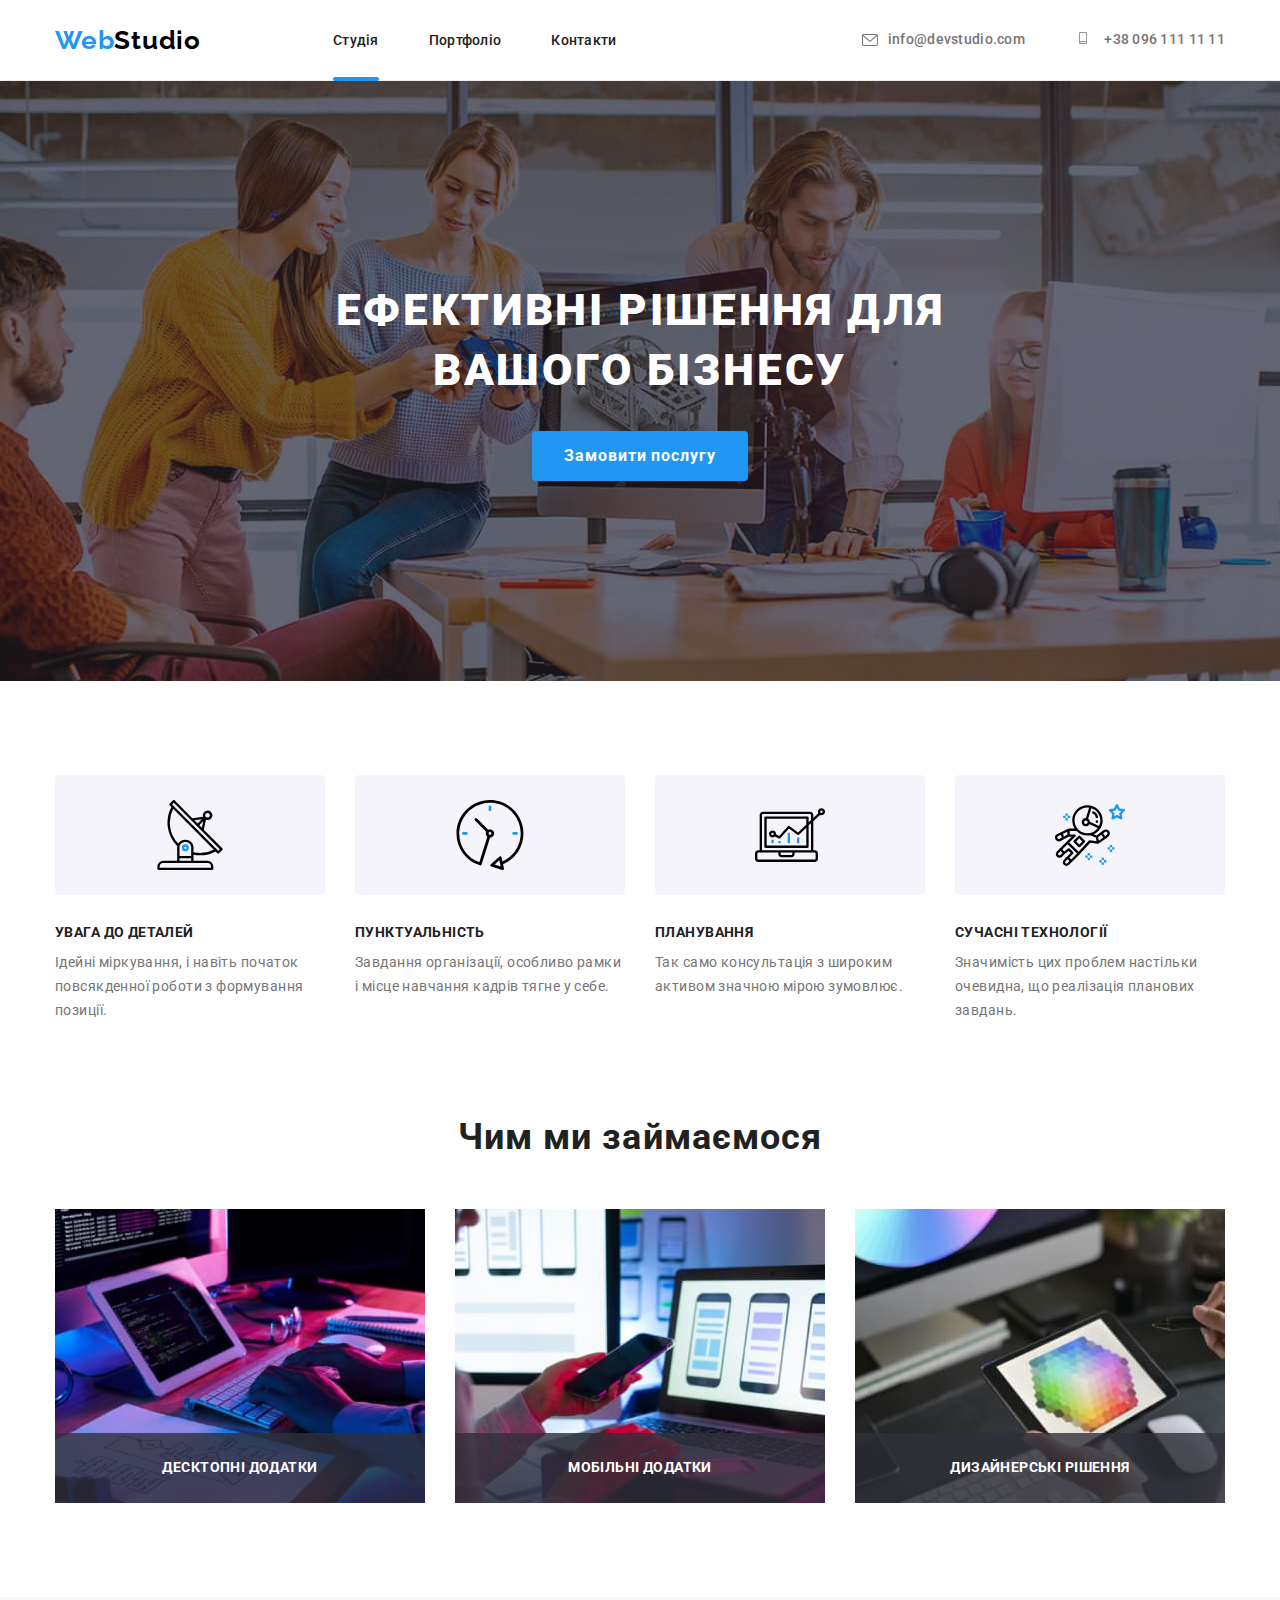
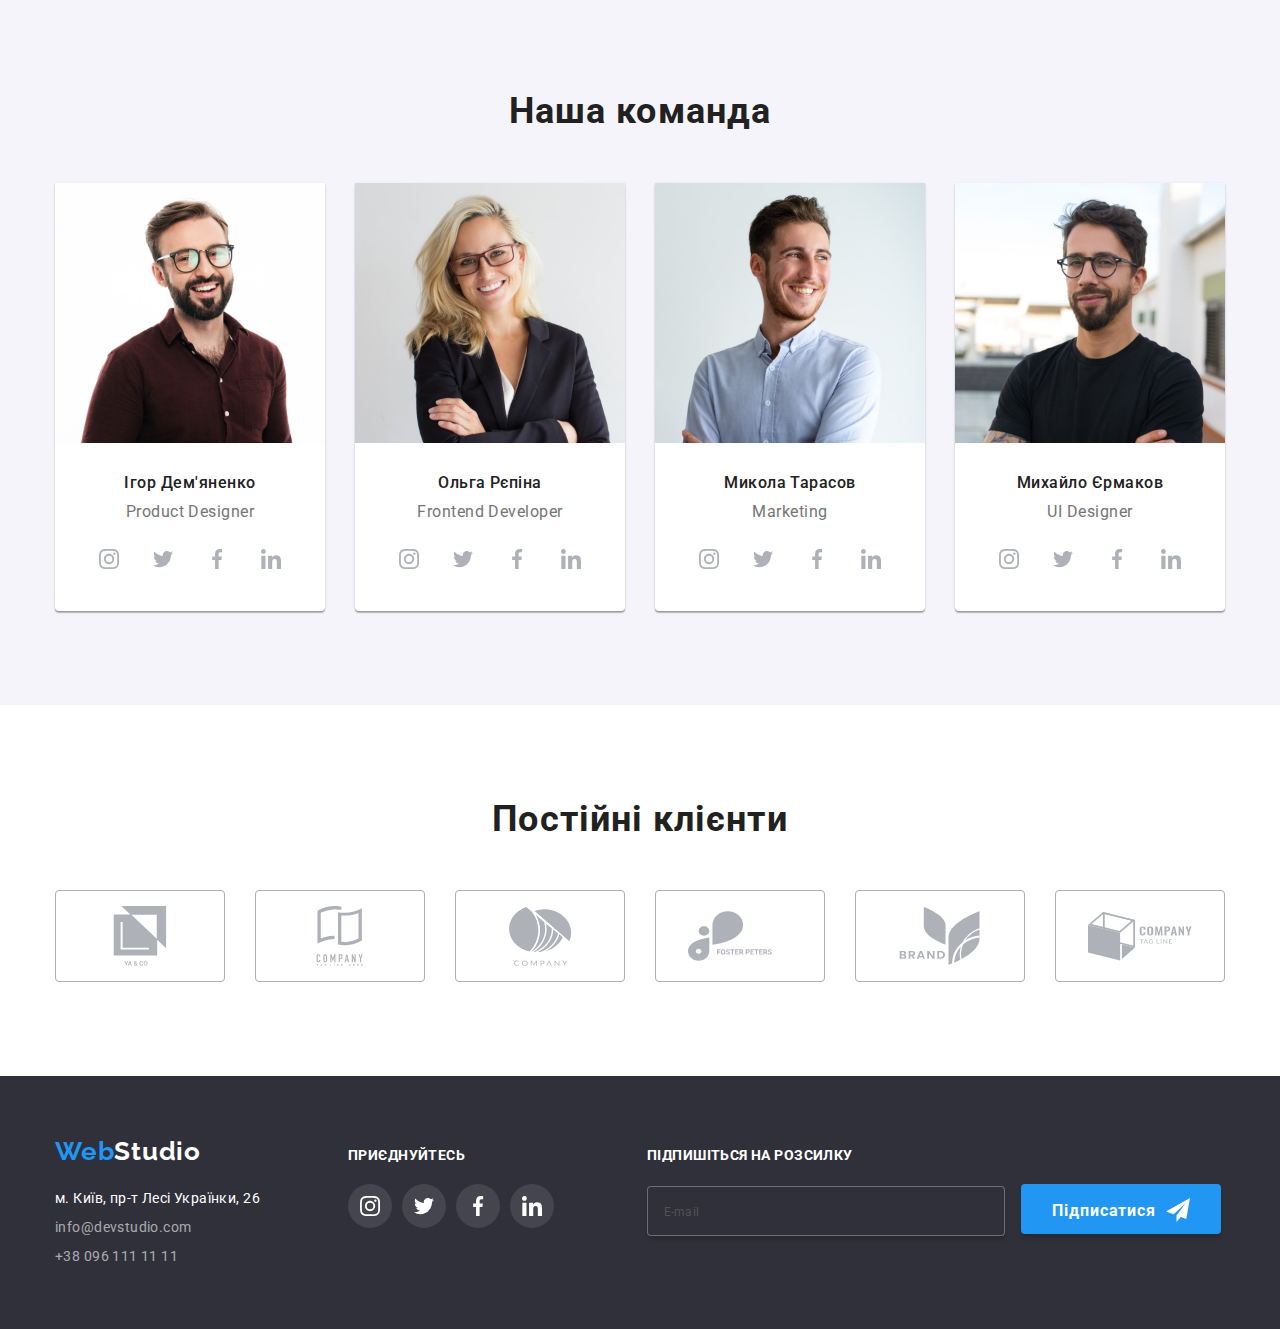
<file: index.html>
<!DOCTYPE html>
<html lang="uk">

<head>
  <meta charset="UTF-8" />
  <meta http-equiv="X-UA-Compatible" content="IE=edge" />
  <meta name="viewport" content="width=device-width, initial-scale=1.0" />
  <title lang="en">WebStudio</title>
  <link rel="preconnect" href="https://fonts.googleapis.com" />
  <link rel="preconnect" href="https://fonts.gstatic.com" crossorigin />
  <link href="https://fonts.googleapis.com/css2?family=Raleway:wght@700&family=Roboto:wght@400;500;700;900&display=swap"
    rel="stylesheet" />
  <link rel="stylesheet" href="https://cdnjs.cloudflare.com/ajax/libs/modern-normalize/1.1.0/modern-normalize.min.css"
    integrity="sha512-wpPYUAdjBVSE4KJnH1VR1HeZfpl1ub8YT/NKx4PuQ5NmX2tKuGu6U/JRp5y+Y8XG2tV+wKQpNHVUX03MfMFn9Q=="
    crossorigin="anonymous" referrerpolicy="no-referrer" />
  <!-- Customs styles -->
  <link rel="stylesheet" href="./css/main.min.css">
  <link rel="stylesheet" href="./css/style.css" />
</head>

<body>
  <header class="header">
    <div class="container main-nav">
      <a href="" lang="en" class="logo link">Web<span class="logo logo--header">Studio</span></a>
      <nav class="nav">
        <ul class="nav__list">
          <li class="nav__item">
            <a href="./index.html" class="nav__link link current">Студія</a>
          </li>
          <li class="nav__item">
            <a href="./portfolio.html" class="nav__link link">Портфоліо</a>
          </li>
          <li class="nav__item">
            <a href="" class="nav__link link">Контакти</a>
          </li>
        </ul>
      </nav>
      <a href="mailto:info@devstudio.com" class="header__mail link"><svg class="header__icon" width="16px" height="12px">,
          <use href="./images/icons.svg#icon-envelope"></use>,
        </svg>info@devstudio.com</a>
      <a href="tel:+380961111111" class="header__tel link"><svg class="header__icon" width="16px" height="12px">,
          <use href="./images/icons.svg#icon-smartphone"></use>,
        </svg> +38 096 111 11 11</a>
    </div>
  </header>
  <main>
    <!--Hero-->
      <section class="section hero">
        <div class="container">
          <h1 class="hero__title">
            Ефективні рішення для <br />
            вашого бізнесу
          </h1>
          <button type="button" class="hero__btn" data-modal-open>Замовити послугу</button>
        </div>
      </section>
    
    <!--Features-->
    <section class="section features">
      <div class="container padding-0">
        <h2 class="visually-hidden">Особливості</h2>
        <ul class="features__list">
          <li class="features__item">
            <div class="features__icon">
              <svg width="70px" height="70px">,
                <use href="./images/icons.svg#icon-antenna"></use>,
              </svg>
            </div>
            <h3 class="features__sub-title">Увага до деталей</h3>
            <p class="features__text">
              Ідейні міркування, і навіть початок повсякденної роботи з
              формування позиції.
            </p>
          </li>
          <li class="features__item">
            <div class="features__icon">
              <svg width="70px" height="70px">,
                <use href="./images/icons.svg#icon-clock"></use>,
              </svg>
            </div>
            <h3 class="features__sub-title">Пунктуальність</h3>
            <p class="features__text">
              Завдання організації, особливо рамки і місце навчання кадрів тягне
              у себе.
            </p>
          </li>
          <li class="features__item">
            <div class="features__icon">
              <svg width="70px" height="70px">,
                <use href="./images/icons.svg#icon-diagram"></use>,
              </svg>
            </div>
            <h3 class="features__sub-title">Планування</h3>
            <p class="features__text">
              Так само консультація з широким активом значною мірою зумовлює.
            </p>
          </li>
          <li class="features__item">
            <div class="features__icon">
              <svg width="70px" height="70px">,
                <use href="./images/icons.svg#icon-astronaut"></use>,
              </svg>
            </div>
            <h3 class="features__sub-title">Сучасні технології</h3>
            <p class="features__text">
              Значимість цих проблем настільки очевидна, що реалізація планових
              завдань.
            </p>
          </li>
        </ul>
      </div>
    </section>
    <!--Activity-->
    <section class="section activity">
      <div class="container">
        <h2 class="title">Чим ми займаємося</h2>
        <ul class="activity__list padding-0">
          <li class="activity__items">
            <img src="./images/box1.jpg" alt="Людина набирає текст" width="370" height="294" />
            <div class="activity__label">
            <p>Десктопні додатки</p>
            </div>
          </li>
          <li class="activity__items">
            <img src="./images/box2.jpg" alt="Людина за ноутбуком" width="370" height="294" />
            <div class="activity__label">
            <p>Мобільні додатки</p>
            </div>
          </li>
          <li class="activity__items">
            <img src="./images/box3.jpg" alt="Планшет в руці" width="370" height="294" />
            <div class="activity__label">
            <p>Дизайнерські рішення</p>
            </div>
          </li>
        </ul>
      </div>
    </section>
    <!--Team-->
    <section class="section team">
      <div class="container">
        <h2 class="title">Наша команда</h2>
        <ul class="team__list">
          <li class="team__item">
            <img src="./images/Ihor.jpg" alt="Ігор Дем'яненко" width="270" height="260" />
            <div class="team__sign">
              <h3 class="team__sub-title">Ігор Дем'яненко</h3>
              <p class="team__text" lang="en">Product Designer</p>
              <div class="social">
                <a class="social__link" target="_blank" rel="noopener nofollow noreferer" href="https://www.instagram.com
">
                  <svg class="social__ikon" width="20px" height="20px">,
                    <use href="./images/icons.svg#icon-instagram"></use>,
                  </svg>
                </a>
                <a class="social__link" target="_blank" rel="noopener nofollow noreferer" href="https://twitter.com/
">
                  <svg class="social__ikon" width="20px" height="20px">,
                    <use href="./images/icons.svg#icon-twitter"></use>,
                  </svg>
                </a>
                <a class="social__link" target="_blank" rel="noopener nofollow noreferer" href="https://uk-ua.facebook.com
">
                  <svg class="social__ikon" width="20px" height="20px">,
                    <use href="./images/icons.svg#icon-facebook"></use>,
                  </svg>
                </a>
                <a class="social__link" target="_blank" rel="noopener nofollow noreferer" href="https://ua.linkedin.com
">
                  <svg class="social__ikon" width="20px" height="20px">,
                    <use href="./images/icons.svg#icon-linkedin"></use>,
                  </svg>
                </a>
              </div>
            </div>
          </li>
          <li class="team__item">
            <img src="./images/Olha.jpg" alt="Ольга Рєпіна" width="270" height="260" />
            <div class="team__sign">
              <h3 class="team__sub-title">Ольга Рєпіна</h3>
              <p class="team__text" lang="en">Frontend Developer</p>
              <div class="social">
                <a class="social__link" target="_blank" rel="noopener nofollow noreferer" href="https://www.instagram.com
">
                  <svg class="social__ikon" width="20px" height="20px">,
                    <use href="./images/icons.svg#icon-instagram"></use>,
                  </svg>
                </a>
                <a class="social__link" target="_blank" rel="noopener nofollow noreferer" href="https://twitter.com/
">
                  <svg class="social__ikon" width="20px" height="20px">,
                    <use href="./images/icons.svg#icon-twitter"></use>,
                  </svg>
                </a>
                <a class="social__link" target="_blank" rel="noopener nofollow noreferer" href="https://uk-ua.facebook.com
">
                  <svg class="social__ikon" width="20px" height="20px">,
                    <use href="./images/icons.svg#icon-facebook"></use>,
                  </svg>
                </a>
                <a class="social__link" target="_blank" rel="noopener nofollow noreferer" href="https://ua.linkedin.com
">
                  <svg class="social__ikon" width="20px" height="20px">,
                    <use href="./images/icons.svg#icon-linkedin"></use>,
                  </svg>
                </a>
              </div>
            </div>
          </li>
          <li class="team__item">
            <img src="./images/Mykola.jpg" alt="Микола Тарасов" width="270" height="260" />
            <div class="team__sign">
              <h3 class="team__sub-title">Микола Тарасов</h3>
              <p class="team__text" lang="en">Marketing</p>
              <div class="social">
                <a class="social__link" target="_blank" rel="noopener nofollow noreferer" href="https://www.instagram.com
">
                  <svg class="social__ikon" width="20px" height="20px">,
                    <use href="./images/icons.svg#icon-instagram"></use>,
                  </svg>
                </a>
                <a class="social__link" target="_blank" rel="noopener nofollow noreferer" href="https://twitter.com/
">
                  <svg class="social__ikon" width="20px" height="20px">,
                    <use href="./images/icons.svg#icon-twitter"></use>,
                  </svg>
                </a>
                <a class="social__link" target="_blank" rel="noopener nofollow noreferer" href="https://uk-ua.facebook.com
">
                  <svg class="social__ikon" width="20px" height="20px">,
                    <use href="./images/icons.svg#icon-facebook"></use>,
                  </svg>
                </a>
                <a class="social__link" target="_blank" rel="noopener nofollow noreferer" href="https://ua.linkedin.com
">
                  <svg class="social__ikon" width="20px" height="20px">,
                    <use href="./images/icons.svg#icon-linkedin"></use>,
                  </svg>
                </a>
              </div>
            </div>
          </li>
          <li class="team__item">
            <img src="./images/Myhailo.jpg" alt="Михайло Єрмаков" width="270" height="260" />
            <div class="team__sign">
              <h3 class="team__sub-title">Михайло Єрмаков</h3>
              <p class="team__text" lang="en">UI Designer</p>
              <div class="social">
                <a class="social__link" target="_blank" rel="noopener nofollow noreferer" href="https://www.instagram.com
">
                  <svg class="social__ikon" width="20px" height="20px">,
                    <use href="./images/icons.svg#icon-instagram"></use>,
                  </svg>
                </a>
                <a class="social__link" target="_blank" rel="noopener nofollow noreferer" href="https://twitter.com/
">
                  <svg class="social__ikon" width="20px" height="20px">,
                    <use href="./images/icons.svg#icon-twitter"></use>,
                  </svg>
                </a>
                <a class="social__link" target="_blank" rel="noopener nofollow noreferer" href="https://uk-ua.facebook.com

">
                  <svg class="social__ikon" width="20px" height="20px">,
                    <use href="./images/icons.svg#icon-facebook"></use>,
                  </svg>
                </a>
                <a class="social__link" target="_blank" rel="noopener nofollow noreferer" href="https://ua.linkedin.com

">
                  <svg class="social__ikon" width="20px" height="20px">,
                    <use href="./images/icons.svg#icon-linkedin"></use>,
                  </svg>
                </a>
              </div>
            </div>
          </li>
        </ul>
      </div>
    </section>
    <!-- Clients -->
    <section class="section clients">
      <div class="container">
        <h2 class="title">Постійні клієнти</h2>
        <ul class="clients__list">
          <li class="clients__item"> <a class="clients__link" href="">
              <svg class="clients__icon" width="106px" height="60px">,
                <use href="./images/icons.svg#icon-group"></use>,
              </svg>
            </a></li>
          <li class="clients__item"> <a class="clients__link" href="">
              <svg class="clients__icon" width="106px" height="60px">,
                <use href="./images/icons.svg#icon-group-1"></use>,
              </svg>
            </a></li>
          <li class="clients__item"> <a class="clients__link" href="">
              <svg class="clients__icon" width="106px" height="60px">,
                <use href="./images/icons.svg#icon-group-2"></use>,
              </svg>
            </a></li>
          <li class="clients__item"> <a class="clients__link" href="">
              <svg class="clients__icon" width="106px" height="60px">,
                <use href="./images/icons.svg#icon-group-3"></use>,
              </svg>
            </a></li>
          <li class="clients__item"> <a class="clients__link" href="">
              <svg class="clients__icon" width="106px" height="60px">,
                <use href="./images/icons.svg#icon-group-4"></use>,
              </svg>
            </a></li>
          <li class="clients__item"> <a class="clients__link" href="">
              <svg class="clients__icon" width="106px" height="60px">,
                <use href="./images/icons.svg#icon-group-5"></use>,
              </svg>
            </a></li>
        </ul>
      </div>
    </section>
  </main>
  <!-- Footer -->
  <footer class="footer">
    <div class="container footer-item">
      <div class="footer-box">
        <a href="./index.html" lang="en" class="logo link logo--footer">Web<span
            class="logo logo--footer-text">Studio</span></a>
        <address>
          <ul class="address-list">
            <li class="address-list__item">
              <a href="https://goo.gl/maps/YgsLw4m8aRkTFSZB6" target="_blank" rel="nnoreferrer noopener nofollow"
                class="link address-list__address">м. Київ, пр-т Лесі Українки, 26
              </a>
            </li>
            <li class="address-list__item">
              <a href="mailto:info@devstudio.com" class="link address-list__contact">info@devstudio.com</a>
            </li>
            <li class="address-list__item">
              <a href="tel:+380961111111" class="link address-list__contact">+38 096 111 11 11</a>
        </address>
            </div>
      <div class="social-box">
        <p class="footer-social">приєднуйтесь</p>
          <ul class="social-list">
                <li class="social-list__item"><a class="social__link dark" target="_blank" rel="noopener nofollow noreferer" href="https://www.instagram.com
">
                  <svg class="social__ikon" width="20px" height="20px">,
                    <use href="./images/icons.svg#icon-instagram"></use>,
                  </svg>
                </a></li>
                <li class="social-list__item"><a class="social__link dark" target="_blank" rel="noopener nofollow noreferer" href="https://twitter.com/
">
                  <svg class="social__ikon" width="20px" height="20px">,
                    <use href="./images/icons.svg#icon-twitter"></use>,
                  </svg>
                </a></li>
                <li class="social-list__item"><a class="social__link dark" target="_blank" rel="noopener nofollow noreferer" href="https://uk-ua.facebook.com
">
                  <svg class="social__ikon" width="20px" height="20px">,
                    <use href="./images/icons.svg#icon-facebook"></use>,
                  </svg>
                </a></li>
                <li class="social-list__item"><a class="social__link dark" target="_blank" rel="noopener nofollow noreferer" href="https://ua.linkedin.com
">
                  <svg class="social__ikon" width="20px" height="20px">,
                    <use href="./images/icons.svg#icon-linkedin"></use>,
                  </svg>
                </a></li>
                </ul>
      </div>
      <div class="subscription">
        <p class="footer-social">Підпишіться на розсилку</p>
        <form name="subscription" autocomplete="on">
          <label name="email">
          <input type="email" name="email-field" class="subscription__input" placeholder="E-mail"/>
          </label>
          <button class="btn btn--subscription" type="submit"><span class="subscription__text">Підписатися</span><svg class="btn__subscription-ikon" width="24px" height="24px">,
                    <use href="./images/icons.svg#icon-send"></use>,
                  </svg> </button>
        </form>
      </div>
    </div>
  </footer>
  <!-- MODAL -->
  <div class="backdrop is-hidden" data-modal>
    <div class="modal">
      <button class="modal__btn-close" data-modal-close>
        <svg class="modal__icon" width="18px" height="18px">,
                <use href="./images/icons.svg#close-icon"></use>,
              </svg>
      </button>
      <p class="modal__text"><b>Залиште свої дані, ми вам передзвонимо</b></p>
      <form name="modal-form" autocomplete="on">
        <label for="user_name" class="modal__label">
          Ім'я
          <input type="text" name="name" id="user_name" class="modal__input">
          <span class="modal__box">
            <svg class="name-icon" width="18px" height="18px">,
              <use href="./images/icons.svg#name"></use>,
            </svg>
          </span>
        </label>
        <label for="user_tel" class="modal__label">
          Телефон
          <input type="tel" name="tel" id="user_tel" class="modal__input"/>
          <span class="modal__box">
          <svg class="tel-icon" width="18px" height="18px">,
              <use href="./images/icons.svg#tel"></use>,
          </svg>
          </span>
        </label>
        <label for="user_email" class="modal__label">
          Пошта
          <input type="email" name="email" id="user_email" class="modal__input"/>
          <span class="modal__box">
          <svg class="email-icon" width="18px" height="18px">,
              <use href="./images/icons.svg#email"></use>,
          </svg>
          </span>
        </label>
        <label for="user_comments" class="modal__label">Коментар</label>
        <textarea name="comments" id="user_comments" class="textarea" placeholder="Введіть текст"></textarea>
        <label for="user_accept" >
          <div class="checkbox">
          <input type="checkbox" name="" value="" id="user_accept" class="checkbox__field"/>
            <svg class="checkbox__unchecked" width="16px" height="15px">,
              <use href="./images/icons.svg#checkbox-border"></use>,
            </svg>
            <svg class="checkbox__checked" width="16px" height="15px">,
              <use href="./images/icons.svg#icon-checked"></use>,
            </svg>
          <span class="checkbox__text">Погоджуюся з розсилкою та приймаю <a href="" class="checkbox__link">Умови договору</a></span>
          </div>
        </label>
        <button type="submit" class="btn btn--modal-send">Відправити</button>
      </form>
    </div>
  </div>
  <script src="./js/modal.js"></script>
</body>

</html>
</file>
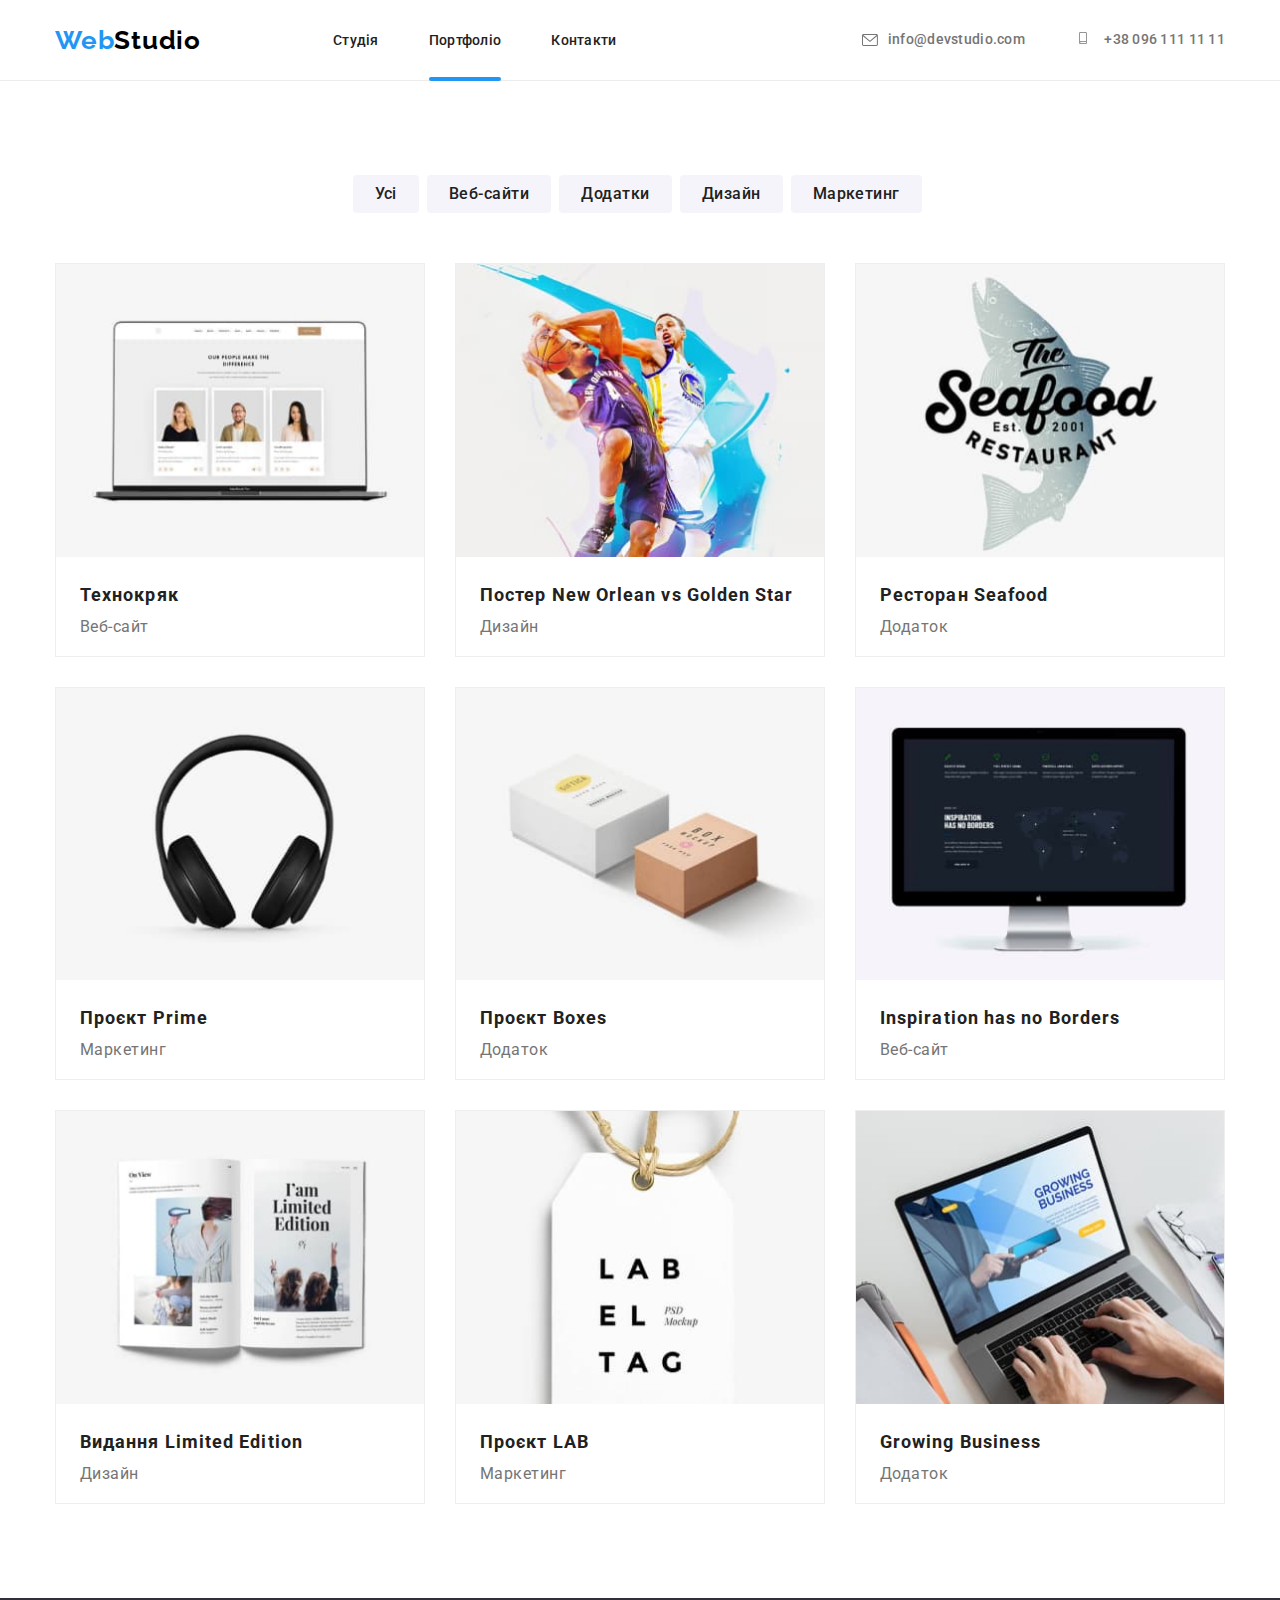
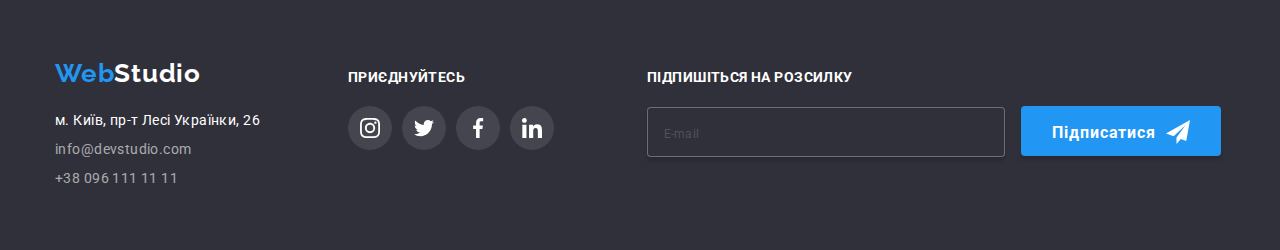
<file: portfolio.html>
<!DOCTYPE html>
<html lang="uk">
  <head>
    <meta charset="UTF-8" />
    <meta http-equiv="X-UA-Compatible" content="IE=edge" />
    <meta name="viewport" content="width=device-width, initial-scale=1.0" />
    <title lang="en">WebStudio</title>
    <link rel="preconnect" href="https://fonts.googleapis.com" />
    <link rel="preconnect" href="https://fonts.gstatic.com" crossorigin />
    <link
      href="https://fonts.googleapis.com/css2?family=Raleway:wght@700&family=Roboto:wght@400;500;700;900&display=swap"
      rel="stylesheet"
    />
    <link
      rel="stylesheet"
      href="https://cdnjs.cloudflare.com/ajax/libs/modern-normalize/1.1.0/modern-normalize.min.css"
      integrity="sha512-wpPYUAdjBVSE4KJnH1VR1HeZfpl1ub8YT/NKx4PuQ5NmX2tKuGu6U/JRp5y+Y8XG2tV+wKQpNHVUX03MfMFn9Q=="
      crossorigin="anonymous"
      referrerpolicy="no-referrer"
    />
    <!-- Customs styles -->
    <link rel="stylesheet" href="./css/main.min.css">
    <link rel="stylesheet" href="./css/style.css" />
  </head>
  <body>
    <header class="header">
      <div class="container main-nav">
        <a href="./index.html" lang="en" class="logo link"
          >Web<span class="logo logo--header">Studio</span></a
        >
        <nav class="nav">
          <ul class="nav__list">
            <li class="nav__item">
              <a href="./index.html" class="nav__link link">Студія</a>
            </li>
            <li class="nav__item">
              <a href="./portfolio.html" class="nav__link link current">Портфоліо</a>
            </li>
            <li class="nav__item">
              <a href="" class="nav__link link">Контакти</a>
            </li>
          </ul>
        </nav>
        <a href="mailto:info@devstudio.com" class="header__mail link"><svg class="header__icon" width="16px" height="12px">,
          <use href="./images/icons.svg#icon-envelope"></use>,
        </svg>info@devstudio.com</a>
      <a href="tel:+380961111111" class="header__tel link"><svg class="header__icon" width="16px" height="12px">,
          <use href="./images/icons.svg#icon-smartphone"></use>,
        </svg> +38 096 111 11 11</a>
      </div>
    </header>
    <main>
      <section class="portfolio section">
        <div class="container">
          <h1 class="visually-hidden">portfolio</h1>
          <!-- FILTER -->
          <div class="filter">
            <ul class="list">
              <li class="filter__item">
                <button type="button" class="filter__btn">Усі</button>
              </li>
              <li class="filter__item">
                <button type="button" class="filter__btn">Веб-сайти</button>
              </li>
              <li class="filter__item">
                <button type="button" class="filter__btn">Додатки</button>
              </li>
              <li class="filter__item">
                <button type="button" class="filter__btn">Дизайн</button>
              </li>
              <li class="filter__item">
                <button type="button" class="filter__btn">Маркетинг</button>
              </li>
            </ul>
          </div>
          <!-- Projects -->
          <div class="projects">
            <ul class="list">
              <li class="list__item-pro">
                <a href="" class="link">
                  <div class="card">
                  <img
                    src="./images/project1.jpg"
                    alt="ноутбук"
                    width="370"
                    height="294"
                  />
                  <div class="card__overlay">
                    <p class="card__text-overlay">
                      Ресурс пропонує комплексні пропозиції з різним рівнем функціоналу та сервісів. Все це дозволить відвідувачу отримати вичерпні відомості про компанію чи приватну особу.
                    </p>
                  </div>
                  </div>
                  <div class="card__sign">
                    <h2 class="card__sub-title">Технокряк</h2>
                    <p class="card__text">Веб-сайт</p>
                  </div>
                </a>
              </li>
              <li class="list__item-pro">
                <a href="" class="link">
                  <div class="card">
                  <img
                    src="./images/project2.jpg"
                    alt="баскетболисти"
                    width="370"
                    height="294"
                  />
                  <div class="card__overlay">
                    <p class="card__text-overlay">
                      Ресурс пропонує комплексні пропозиції з різним рівнем функціоналу та сервісів. Все це дозволить відвідувачу отримати вичерпні відомості про компанію чи приватну особу.
                    </p>
                  </div>
                  </div>
                  <div class="card__sign">
                    <h2 class="card__sub-title">
                      Постер <span lang="en">New Orlean vs Golden Star</span>
                    </h2>
                    <p class="card__text">Дизайн</p>
                  </div>
                </a>
              </li>
              <li class="list__item-pro">
                <a href="" class="link">
                  <div class="card">
                  <img
                    src="./images/project3.jpg"
                    alt="логотип ресторану"
                    width="370"
                    height="294"
                  />
                  <div class="card__overlay">
                    <p class="card__text-overlay">
                      Ресурс пропонує комплексні пропозиції з різним рівнем функціоналу та сервісів. Все це дозволить відвідувачу отримати вичерпні відомості про компанію чи приватну особу.
                    </p>
                  </div>
                  </div>
                  <div class="card__sign">
                    <h2 class="card__sub-title">
                      Ресторан <span lang="en">Seafood</span>
                    </h2>
                    <p class="card__text">Додаток</p>
                  </div>
                </a>
              </li>
              <li class="list__item-pro">
                <a href="" class="link">
                  <div class="card">
                  <img
                    src="./images/project4.jpg"
                    alt="навушники"
                    width="370"
                    height="294"
                  />
                  <div class="card__overlay">
                    <p class="card__text-overlay">
                      Ресурс пропонує комплексні пропозиції з різним рівнем функціоналу та сервісів. Все це дозволить відвідувачу отримати вичерпні відомості про компанію чи приватну особу.
                    </p>
                  </div>
                  </div>
                  <div class="card__sign">
                    <h2 class="card__sub-title">
                      Проєкт <span lang="en">Prime</span>
                    </h2>
                    <p class="card__text">Маркетинг</p>
                  </div>
                </a>
              </li>
              <li class="list__item-pro">
                <a href="" class="link">
                  <div class="card">
                  <img
                    src="./images/project5.jpg"
                    alt="дві коробки"
                    width="370"
                    height="294"
                  />
                  <div class="card__overlay">
                    <p class="card__text-overlay">
                      Ресурс пропонує комплексні пропозиції з різним рівнем функціоналу та сервісів. Все це дозволить відвідувачу отримати вичерпні відомості про компанію чи приватну особу.
                    </p>
                  </div>
                  </div>
                  <div class="card__sign">
                    <h2 class="card__sub-title">
                      Проєкт <span lang="en">Boxes</span>
                    </h2>
                    <p class="card__text">Додаток</p>
                  </div>
                </a>
              </li>
              <li class="list__item-pro">
                <a href="" class="link">
                  <div class="card">
                  <img
                    src="./images/project6.jpg"
                    alt="монітор"
                    width="370"
                    height="294"
                  />
                  <div class="card__overlay">
                    <p class="card__text-overlay">
                      Ресурс пропонує комплексні пропозиції з різним рівнем функціоналу та сервісів. Все це дозволить відвідувачу отримати вичерпні відомості про компанію чи приватну особу.
                    </p>
                  </div>
                  </div>
                  <div class="card__sign">
                    <h2 class="card__sub-title" lang="en">
                      Inspiration has no Borders
                    </h2>
                    <p class="card__text">Веб-сайт</p>
                  </div>
                </a>
              </li>
              <li class="list__item-pro">
                <a href="" class="link">
                  <div class="card">
                  <img
                    src="./images/project7.jpg"
                    alt="журнал"
                    width="370"
                    height="294"
                  />
                  <div class="card__overlay">
                    <p class="card__text-overlay">
                      Ресурс пропонує комплексні пропозиції з різним рівнем функціоналу та сервісів. Все це дозволить відвідувачу отримати вичерпні відомості про компанію чи приватну особу.
                    </p>
                  </div>
                  </div>
                  <div class="card__sign">
                    <h2 class="card__sub-title">
                      Видання <span lang="en">Limited Edition</span>
                    </h2>
                    <p class="card__text">Дизайн</p>
                  </div>
                </a>
              </li>
              <li class="list__item-pro">
                <a href="" class="link">
                  <div class="card">
                  <img
                    src="./images/project8.jpg"
                    alt="бірка"
                    width="370"
                    height="294"
                  />
                  <div class="card__overlay">
                    <p class="card__text-overlay">
                      Ресурс пропонує комплексні пропозиції з різним рівнем функціоналу та сервісів. Все це дозволить відвідувачу отримати вичерпні відомості про компанію чи приватну особу.
                    </p>
                  </div>
                  </div>
                  <div class="card__sign">
                    <h2 class="card__sub-title">
                      Проєкт <span lang="en">LAB</span>
                    </h2>
                    <p class="card__text">Маркетинг</p>
                  </div>
                </a>
              </li>
              <li class="list__item-pro">
                <a href="" class="link">
                  <div class="card">
                  <img
                    src="./images/project9.jpg"
                    alt="ноутбук"
                    width="370"
                    height="294"
                  />
                  <div class="card__overlay">
                    <p class="card__text-overlay">
                      Ресурс пропонує комплексні пропозиції з різним рівнем функціоналу та сервісів. Все це дозволить відвідувачу отримати вичерпні відомості про компанію чи приватну особу.
                    </p>
                  </div>
                  </div>
                  <div class="card__sign">
                    <h2 class="card__sub-title" lang="en">
                      Growing Business
                    </h2>
                    <p class="card__text">Додаток</p>
                  </div>
                </a>
              </li>
            </ul>
          </div>
        </div>
      </section>
    </main>
    <!-- Footer -->
    <footer class="footer">
    <div class="container footer-item">
      <div class="footer-box">
        <a href="./index.html" lang="en" class="logo link logo--footer">Web<span
            class="logo logo--footer-text">Studio</span></a>
        <address>
          <ul class="address-list">
            <li class="address-list__item">
              <a href="https://goo.gl/maps/YgsLw4m8aRkTFSZB6" target="_blank" rel="nnoreferrer noopener nofollow"
                class="link address-list__address">м. Київ, пр-т Лесі Українки, 26
              </a>
            </li>
            <li class="address-list__item">
              <a href="mailto:info@devstudio.com" class="link address-list__contact">info@devstudio.com</a>
            </li>
            <li class="address-list__item">
              <a href="tel:+380961111111" class="link address-list__contact">+38 096 111 11 11</a>
        </address>
            </div>
      <div class="social-box">
        <p class="footer-social">приєднуйтесь</p>
          <ul class="social-list">
                <li class="social-list__item"><a class="social__link dark" target="_blank" rel="noopener nofollow noreferer" href="https://www.instagram.com
">
                  <svg class="social__ikon" width="20px" height="20px">,
                    <use href="./images/icons.svg#icon-instagram"></use>,
                  </svg>
                </a></li>
                <li class="social-list__item"><a class="social__link dark" target="_blank" rel="noopener nofollow noreferer" href="https://twitter.com/
">
                  <svg class="social__ikon" width="20px" height="20px">,
                    <use href="./images/icons.svg#icon-twitter"></use>,
                  </svg>
                </a></li>
                <li class="social-list__item"><a class="social__link dark" target="_blank" rel="noopener nofollow noreferer" href="https://uk-ua.facebook.com
">
                  <svg class="social__ikon" width="20px" height="20px">,
                    <use href="./images/icons.svg#icon-facebook"></use>,
                  </svg>
                </a></li>
                <li class="social-list__item"><a class="social__link dark" target="_blank" rel="noopener nofollow noreferer" href="https://ua.linkedin.com
">
                  <svg class="social__ikon" width="20px" height="20px">,
                    <use href="./images/icons.svg#icon-linkedin"></use>,
                  </svg>
                </a></li>
                </ul>
      </div>
      <div class="subscription">
        <p class="footer-social">Підпишіться на розсилку</p>
        <form name="subscription" autocomplete="on">
          <label name="email">
          <input type="email" name="email-field" class="subscription__input" placeholder="E-mail"/>
          </label>
          <button class="btn btn--subscription" type="submit"><span class="subscription__text">Підписатися</span><svg class="btn__subscription-ikon" width="24px" height="24px">,
                    <use href="./images/icons.svg#icon-send"></use>,
                  </svg> </button>
        </form>
      </div>
    </div>
  </footer>
  </body>
</html>
</file>
<file: css/style.css>
/* body {
  font-family: "Roboto", sans-serif;
  font-style: normal;
  color: #212121;

  margin: 0;
} */

/* main */

/* .link {
  text-decoration-line: none;
}
.container {
  margin: 0 auto;
  width: 1200px;
  padding-left: 15px;
  padding-right: 15px;
}

h1,
h2,
h3,
h4,
h5,
h6,
p {
  margin: 0 auto;
}
ul {
  list-style: none;
  margin: 0;
  padding: 0;
}

img {
  display: block;
  max-width: 100%;
  height: auto;
}

.section {
  display: flex;
  padding-top: 94px;
  padding-bottom: 94px;
} */

/* :root {
  --main-text-color: #212121;
  --p-text-color: #757575;
  --main-blue-color: #2196f3;
  --main-white-color: #ffffff;
  --main-background-color: #f5f5f5;
  --svg-fill: #afb1b8;
} */
/* .title {
  margin-bottom: 50px;

  font-size: 36px;
  line-height: 1.16;
  text-align: center;
  letter-spacing: 0.03em;

  color: var(--main-text-color);
} */

/* .visually-hidden {
  position: absolute;
  white-space: nowrap;
  width: 1px;
  height: 1px;
  overflow: hidden;
  border: 0;
  padding: 0;
  clip: rect(0 0 0 0);
  clip-path: inset(50%);
  margin: -1px;
} */
/* Header */

/* .header {
  background: var(--main-white-color);
  border-bottom: 1px solid;
  border-color: #ececec;
}

.main-nav {
  display: flex;
  align-items: center;
}
.logo {
  margin-right: 41px;

  font-family: "Raleway";
  font-weight: 700;
  font-size: 26px;
  line-height: 1.19;
  letter-spacing: 0.03em;
  color: var(--main-blue-color);
}
.header__logo {
  color: #000000;
}
.nav__list {
  list-style-type: none;
  display: flex;
  padding: 0;
}
.nav__item {
  position: relative;
  margin-left: 50px;
  padding: 31px 0;
}
.nav__link {
  padding: 30px 0;

  font-weight: 500;
  font-size: 14px;
  line-height: 1.14;
  letter-spacing: 0.02em;

  color: var(--main-text-color);

  transition-property: color;
  transition-duration: 250ms;
  transition-timing-function: cubic-bezier(0.4, 0, 0.2, 1);
}

.nav__link:hover,
.nav__link:focus {
  color: var(--main-blue-color);
}

.current::after {
  position: absolute;
  bottom: -1px;
  left: 0;
  content: "";
  display: inline-block;
  width: 100%;
  height: 4px;
  opacity: 1;

  background: #2196f3;
  border-radius: 2px;

  transition-property: opacity;
  transition-duration: 250ms;
  transition-timing-function: cubic-bezier(0.4, 0, 0.2, 1);
}
.nav__link:hover::after,
.nav__link:focus::after {
  opacity: 1;
}

.header__mail {
  display: flex;
  justify-content: center;
  align-items: center;

  margin-left: auto;

  font-weight: 500;
  font-size: 14px;
  line-height: 1.14;
  letter-spacing: 0.02em;

  color: var(--p-text-color);

  transition-property: color;
  transition-duration: 250ms;
  transition-timing-function: cubic-bezier(0.4, 0, 0.2, 1);
}
.header__mail:hover,
.header__mail:focus {
  color: var(--main-blue-color);
}
.header__tel {
  margin-left: 50px;

  font-weight: 500;
  font-size: 14px;
  line-height: 1.14;
  letter-spacing: 0.02em;

  color: var(--p-text-color);

  transition-property: color;
  transition-duration: 250ms;
  transition-timing-function: cubic-bezier(0.4, 0, 0.2, 1);
}

.header__tel:hover,
.header__tel:focus {
  color: var(--main-blue-color);
} */

/* HERO */

/* .hero {
  padding-top: 200px;
  padding-bottom: 200px;
  background-image: linear-gradient(
      to right,
      rgba(47, 48, 58, 0.4),
      rgba(47, 48, 58, 0.4)
    ),
    url("../images/hero-bgr.jpg");
  background-size: 1600px;
  background-repeat: no-repeat;
  background-position: center;
  text-align: center;
  min-height: 600px;
  background-color: #c4c4c4;
}
.hero__title {
  font-weight: 900;
  font-size: 44px;
  line-height: 1.36;

  text-align: center;
  letter-spacing: 0.06em;
  text-transform: uppercase;

  color: var(--main-white-color);
}
.hero__btn {
  border-radius: 4px;
  border-color: transparent;
  font-family: inherit;
  font-weight: 700;
  font-size: 16px;
  line-height: 1.88;

  display: inline-block;
  align-items: center;
  text-align: center;
  letter-spacing: 0.06em;
  margin-top: 30px;
  min-width: 216px;
  min-height: 50px;

  color: var(--main-white-color);
  background: var(--main-blue-color);
  cursor: pointer;

  transition-property: color background;
  transition-duration: 250ms;
  transition-timing-function: cubic-bezier(0.4, 0, 0.2, 1);
}
.hero__btn:hover,
.hero__btn:focus {
  color: var(--main-white-color);
  background: #188ce8;
  cursor: pointer;
} */

/* Features */

/* .features {
  background: var(--main-white-color);
  padding-bottom: 0;
}

.features__list {
  list-style-type: none;
  display: flex;
}
.features__icon {
  width: 270px;
  height: 120px;
  margin-bottom: 30px;
  display: flex;
  justify-content: center;
  align-items: center;

  background: #f5f4fa;
  border-radius: 4px;
}
.features__item {
  width: 270px;
  margin-right: 30px;
}
.features__item:last-child {
  margin-right: 0;
}
.features__sub-title {
  font-size: 14px;
  line-height: 1.14;
  letter-spacing: 0.03em;
  text-transform: uppercase;
  margin-bottom: 10px;

  color: var(--main-text-color);
}
.features__text {
  font-size: 14px;
  line-height: 1.71;
  letter-spacing: 0.03em;

  color: var(--p-text-color);
} */

/* Activity */

/* .activity {
  background: var(--main-white-color);
}
.activity__list {
  list-style-type: none;
  display: flex;
  justify-content: space-between;
}

.activity__items {
  position: relative;
}
.activity__label {
  position: absolute;
  bottom: 0;
  width: 100%;
  padding: 27px 0;

  font-weight: 700;
  font-size: 14px;
  line-height: 1.14;
  text-align: center;
  letter-spacing: 0.03em;
  text-transform: uppercase;

  color: var(--main-white-color);
  background-color: rgba(47, 48, 58, 0.8);
} */
/* Team */

/* .team {
  background-color: #f5f4fa;
}
.team__list {
  list-style-type: none;
  display: flex;
}
.team__item {
  width: 270px;
  margin-right: 30px;
  box-shadow: 0px 1px 3px rgba(0, 0, 0, 0.12), 0px 1px 1px rgba(0, 0, 0, 0.14),
    0px 2px 1px rgba(0, 0, 0, 0.2);
  border-radius: 0px 0px 4px 4px;

  background: var(--main-white-color);
}
.team__item:last-child {
  margin-right: 0;
}
.team__sub-title {
  font-weight: 500;
  font-size: 16px;
  line-height: 1.19;
  text-align: center;
  letter-spacing: 0.03em;
  margin-bottom: 10px;

  color: var(--title-text-color);
}
.team__text {
  margin-bottom: 16px;

  font-size: 16px;
  line-height: 1.19;
  text-align: center;
  letter-spacing: 0.03em;

  color: var(--p-text-color);
}
.team__sign {
  padding: 30px 0;
}
.social {
  display: flex;
  justify-content: center;
}
.social__link {
  display: flex;
  justify-content: center;
  align-items: center;
  width: 44px;
  height: 44px;
  margin-right: 10px;

  border-radius: 50%;
  fill: var(--svg-fill);

  transition-property: background-color fill;
  transition-duration: 250ms;
  transition-timing-function: cubic-bezier(0.4, 0, 0.2, 1);
}
.social__link:last-child {
  margin-right: 0;
}
.social__link:hover,
.social__link:focus {
  border-radius: 50%;
  background-color: var(--main-blue-color);
  fill: var(--main-white-color);
}
.social__icon {
  fill: currentColor;
} */

/* CLients */

/* .clients {
  background-color: var(--main-white-color);
}
.clients__list {
  list-style-type: none;
  display: flex;
}
.clients__item {
  margin-right: 30px;
}
.clients__item:last-child {
  margin-right: 0;
}
.clients__link {
  width: 170px;
  height: 92px;
  padding: 16px 32px;
  display: flex;
  justify-content: center;
  align-items: center;

  border: 1px solid;
  border-color: var(--svg-fill);
  border-radius: 4px;

  transition-property: border-color;
  transition-duration: 250ms;
  transition-timing-function: cubic-bezier(0.4, 0, 0.2, 1);
}
.clients__icon {
  fill: var(--svg-fill);

  transition-property: fill;
  transition-duration: 250ms;
  transition-timing-function: cubic-bezier(0.4, 0, 0.2, 1);
}
.clients__link:hover,
.clients__link:focus {
  border-color: var(--main-blue-color);
}
.clients__link:hover .clients__icon,
.clients__link:focus .clients__icon {
  fill: var(--main-blue-color);
} */


/* Footer */

/* .footer {
  background: #2f303a;
  padding-top: 60px;
  padding-bottom: 60px;
  display: flex;
  justify-content: left;
}
.footer-item {
  display: flex;
}
.footer-box {
  margin-right: 70px;
}
/* .footer__logo-text {
  color: var(--main-white-color);
}
.footer__logo {
  display: inline-block;
  margin-right: 0;
  margin-bottom: 20px;
  margin-top: 0;
} */
/* .address-list {
  list-style-type: none;
}
.address-list__item {
  margin-bottom: 5px;
}
.address-list__item:last-child {
  margin-bottom: 0;
}
.address-list__address {
  font-family: "Roboto";
  font-style: normal;
  font-size: 14px;
  line-height: 1.71;
  letter-spacing: 0.03em;
  padding-right: 18px;

  color: var(--main-white-color);

  transition-property: color;
  transition-duration: 250ms;
  transition-timing-function: cubic-bezier(0.4, 0, 0.2, 1);
}
.address-list__address:hover,
.address-list__address:focus {
  color: var(--main-blue-color);
}
.address-list__contact {
  font-family: "Roboto";
  font-style: normal;
  font-size: 14px;
  line-height: 1.71;
  letter-spacing: 0.03em;
  display: flex;

  color: rgba(255, 255, 255, 0.6);
}
.address-list__contact:hover,
.address-list__contact:focus {
  color: var(--main-blue-color);
}
.social-box {
  padding-top: 12px;
  margin-right: 93px;
}
.footer-social {
  margin-bottom: 20px;
  list-style-type: none;

  font-weight: 700;
  font-size: 14px;
  line-height: 1.14;
  letter-spacing: 0.03em;
  text-transform: uppercase;

  color: var(--main-white-color);
}
.social-list {
  list-style-type: none;
  display: flex;
  text-align: left;
}
.social-list__item {
  margin-right: 10px;
}
.social-list__item:last-child {
  margin-right: 0;
}
.dark {
  background-color: rgba(255, 255, 255, 0.1);
  border-radius: 50%;
  fill: var(--main-white-color);
}

.subscription {
  padding-top: 12px;
}
.subscription__btn {
  position: relative;
  padding: 0 28px;
  width: 200px;
  height: 50px;

  background: #2196f3;
  border: 0;
  box-shadow: 0px 4px 4px rgba(0, 0, 0, 0.15);
  border-radius: 4px;
}

.subscription__btn, .subscription__btn:focus {
  cursor: pointer;
}

.subscription__text {
  margin-right: 10px;

  font-weight: 700;
  font-size: 16px;
  line-height: 1.88;
  letter-spacing: 0.06em;

  color: #ffffff;
}
.btn-ikon {
  position: relative;
  top: 6px;
}

.subscription__input {
  width: 358px;
  height: 50px;
  margin-right: 12px;
  padding-left: 16px;

  color: whitesmoke;

  background-color: #2f303a;
  border: 1px solid rgba(255, 255, 255, 0.3);
  box-shadow: 0px 4px 4px rgba(0, 0, 0, 0.15);
  border-radius: 4px;
} */ 

/* MODAL */
/* .backdrop {
  position: fixed;
  top: 0;
  left: 0;
  width: 100%;
  height: 100%;

  opacity: 1;
  transition: opacity 250ms cubic-bezier(0.4, 0, 0.2, 1);

  background: rgba(0, 0, 0, 0.2);
}

.backdrop.is-hidden {
  opacity: 0;
  pointer-events: none;

  transition: opacity 250ms cubic-bezier(0.4, 0, 0.2, 1);
}

.backdrop.is-hidden .modal {
  scale: 1.5;
  transition: scale 250ms cubic-bezier(0.4, 0, 0.2, 1);
}

.modal {
  position: absolute;
  top: 50%;
  left: 50%;
  transform: translate(-50%, -50%);
  padding: 40px;

  min-width: 528px;
  min-height: 581px;

  background: #ffffff;
  box-shadow: 0px 1px 3px rgba(0, 0, 0, 0.12), 0px 1px 1px rgba(0, 0, 0, 0.14),
    0px 2px 1px rgba(0, 0, 0, 0.2);
  border-radius: 4px;

  scale: 1;
  transition: scale 250ms cubic-bezier(0.4, 0, 0.2, 1);
}
.modal__btn-close {
  position: absolute;
  top: 8px;
  right: 8px;
  padding: 0;
  display: inline-flex;
  justify-content: center;
  align-items: center;

  width: 30px;
  height: 30px;

  background: #ffffff;
  border-radius: 50%;
  border: 1px solid rgba(0, 0, 0, 0.1);
}

.modal__btn-close:hover,
.modal__btn-close:focus {
  cursor: pointer;
  fill: var(--main-blue-color);
}

.modal__ikon {
  fill: #000000;
}

.modal__box {
  transition: fill 250ms cubic-bezier(0.4, 0, 0.2, 1);
}

.modal__text {
  display: flex;
  justify-content: center;
  margin-bottom: 12px;

  font-family: "Roboto";
  font-style: normal;
  font-weight: 700;
  font-size: 20px;
  line-height: 1.15;
  letter-spacing: 0.03em;

  color: #212121;
}

.modal__label {
  font-size: 12px;
  line-height: 1.16;
  letter-spacing: 0.01em;

  color: #757575;
}

.modal__input {
  display: flex;
  flex-direction: column;
  width: 448px;
  height: 40px;
  margin-top: 4px;
  margin-bottom: 10px;
  padding-left: 42px;

  border: 1px solid rgba(33, 33, 33, 0.2);
  border-radius: 4px;

  transition: border-color 250ms cubic-bezier(0.4, 0, 0.2, 1);
}

.modal__input:hover,
.modal__input:focus {
  border-color: var(--main-blue-color);
  cursor: pointer;
}

.modal__input:hover + .modal__box,
.modal__input:focus + .modal__box {
  fill: var(--main-blue-color);
}

.textarea {
  display: flex;
  flex-direction: column;
  width: 448px;
  height: 120px;
  margin-bottom: 20px;
  padding: 12px 16px;
  resize: none;

  font-size: 12px;
  line-height: 1.16;
  letter-spacing: 0.01em;

  color: #757575;

  border: 1px solid rgba(33, 33, 33, 0.2);
  border-radius: 4px;

  transition: border-color 250ms cubic-bezier(0.4, 0, 0.2, 1);
}

.textarea:hover,
.textarea:focus {
  border-color: var(--main-blue-color);
  cursor: pointer;
}

::placeholder {
  padding-top: 8px;
  font-size: 12px;
  line-height: 1.16px;
  letter-spacing: 0.01em;

  color: rgba(117, 117, 117, 0.5);
}

.checkbox {
  position: relative;
  display: flex;
  justify-content: center;
}

.checkbox__field {
  appearance: none;
}

.checkbox__field:checked ~ .checkbox__checked {
  background-color: var(--main-blue-color);
}

.checkbox__field:checked ~ .checkbox__unchecked {
  opacity: 0;
}

.checkbox__checked {
  position: absolute;
  left: 0;
  top: 50%;
  transform: translateY(-50%) translateX(100%);

  border-radius: 2px;

  transition: background-color 250ms cubic-bezier(0.4, 0, 0.2, 1);
}

.checkbox__unchecked {
  position: absolute;
  left: 0;
  top: 50%;
  transform: translateY(-50%) translateX(100%);

  border-radius: 2px;
  opacity: 1;

  transition: opacity 250ms cubic-bezier(0.4, 0, 0.2, 1);
}

.checkbox__text {
  margin-left: 18px;

  font-size: 14px;
  line-height: 1.71;
  letter-spacing: 0.03em;

  color: #757575;
}

.checkbox__link {
  color: var(--main-blue-color);
}

.modal__btn-send {
  position: absolute;
  bottom: 40px;
  left: 50%;
  transform: translateX(-50%);
  width: 200px;
  height: 50px;

  font-weight: 700;
  font-size: 16px;
  line-height: 30px;
  letter-spacing: 0.06em;

  color: #ffffff;

  background: #2196f3;
  box-shadow: 0px 4px 4px rgba(0, 0, 0, 0.15);
  border: 0;
  border-radius: 4px;

  transition: background 250ms cubic-bezier(0.4, 0, 0.2, 1);
}

.modal__btn-send:hover, .modal__btn-send:focus {
  background: #188ce8;
  cursor: pointer;
}

.name-icon {
  position: absolute;
  top: 108px;
  left: 52px;
}

.tel-icon {
  position: absolute;
  top: 180px;
  left: 52px;
}

.email-icon {
  position: absolute;
  top: 252px;
  left: 52px;
} */
/* PORTFOLIO */

/* .portfolio {
  display: flex;
} */

/* Filter */
/* .filter {
  width: 575px;
  margin-left: auto;
  margin-right: auto;
  margin-bottom: 50px;
}

.filter__item {
  margin-right: 8px;
}
.filter__item:last-child {
  margin-right: 0;
}
.filter__btn {
  height: 38px;
  padding: 6px 22px;
  font-family: "Roboto";
  font-weight: 500;
  font-size: 16px;
  line-height: 1.62;
  text-align: center;
  letter-spacing: 0.03em;

  color: var(--main-text-color);
  background-color: #f5f4fa;
  border-width: 0;
  border-radius: 4px;
  border-color: #f5f4fa;
  cursor: pointer;

  transition-property: color background-color box-shadow;
  transition-duration: 250ms;
  transition-timing-function: cubic-bezier(0.4, 0, 0.2, 1);
}
.filter__btn:hover,
.filter__btn:focus {
  color: var(--main-white-color);
  background-color: var(--main-blue-color);
  box-shadow: 0px 3px 1px rgba(0, 0, 0, 0.1), 0px 1px 2px rgba(0, 0, 0, 0.08),
    0px 2px 2px rgba(0, 0, 0, 0.12);
} */

/* Projects */
/* .list__item-pro {
  width: 370px;
  margin-right: 30px;
  margin-bottom: 30px;

  border: 1px solid #eeeeee;

  transition-property: box-shadow;
  transition-duration: 250ms;
  transition-timing-function: cubic-bezier(0.4, 0, 0.2, 1);
}
.list__item-pro:nth-child(3n) {
  margin-right: 0;
}
.list__item-pro:nth-child(n + 7) {
  margin-bottom: 0;
}

.list__item-pro:hover,
.list__item-pro:focus {
  box-shadow: 0px 1px 1px rgba(0, 0, 0, 0.12), 0px 4px 4px rgba(0, 0, 0, 0.06),
    1px 4px 6px rgba(0, 0, 0, 0.16);
  outline: none;
} */
/* .card {
  position: relative;
  overflow: hidden;
}
.card__text {
  font-size: 16px;
  line-height: 1.19;
  letter-spacing: 0.03em;

  color: var(--p-text-color);
}
.card__sign {
  padding: 20px 24px;
}
.card__sub-title {
  margin-bottom: 4px;
  font-size: 18px;
  line-height: 2;
  letter-spacing: 0.06em;

  color: var(--main-text-color);
}

.card__overlay {
  content: "";
  position: absolute;
  width: 100%;
  height: 100%;
  padding: 63px 24px;

  background: rgba(33, 150, 243, 0.9);

  transition-property: transform;
  transition-duration: 250ms;
  transition-timing-function: cubic-bezier(0.4, 0, 0.2, 1);
}
.list__item-pro:hover .card__overlay {
  transform: translateY(-100%);
}
.card__text-overlay {
  font-weight: 400;
  font-size: 18px;
  line-height: 1.56;

  letter-spacing: 0.03em;

  color: #ffffff;
} */

/* icon */
/* .header__icon {
  margin-right: 10px;
  fill: currentColor;

  transition-property: fill;
  transition-duration: 250ms;
  transition-timing-function: cubic-bezier(0.4, 0, 0.2, 1);
}
.header__mail:hover .header__icon,
.header__mail:focus .header__icon {
  fill: currentColor;
} */
</file>
<file: css/main.min.css>
:root{--main-text-color: #212121;--p-text-color: #757575;--main-blue-color: #2196f3;--main-white-color: #ffffff;--main-background-color: #f5f5f5;--svg-fill: #afb1b8}.visually-hidden{position:absolute;white-space:nowrap;width:1px;height:1px;overflow:hidden;border:0;padding:0;clip:rect(0 0 0 0);-webkit-clip-path:inset(50%);clip-path:inset(50%);margin:-1px}/*! modern-normalize v1.1.0 | MIT License | https://github.com/sindresorhus/modern-normalize */*,::before,::after{-webkit-box-sizing:border-box;box-sizing:border-box}html{line-height:1.15;-webkit-text-size-adjust:100%;-moz-tab-size:4;-o-tab-size:4;tab-size:4}body{margin:0;font-family:system-ui,-apple-system,"Segoe UI",Roboto,Helvetica,Arial,sans-serif,"Apple Color Emoji","Segoe UI Emoji"}hr{height:0;color:inherit}abbr[title]{-webkit-text-decoration:underline dotted;text-decoration:underline dotted}b,strong{font-weight:bolder}code,kbd,samp,pre{font-family:ui-monospace,SFMono-Regular,Consolas,"Liberation Mono",Menlo,monospace;font-size:1em}small{font-size:80%}sub,sup{font-size:75%;line-height:0;position:relative;vertical-align:baseline}sub{bottom:-0.25em}sup{top:-0.5em}table{text-indent:0;border-color:inherit}button,input,optgroup,select,textarea{font-family:inherit;font-size:100%;line-height:1.15;margin:0}button,select{text-transform:none}button,[type=button],[type=reset],[type=submit]{-webkit-appearance:button}::-moz-focus-inner{border-style:none;padding:0}:-moz-focusring{outline:1px dotted ButtonText}:-moz-ui-invalid{box-shadow:none}legend{padding:0}progress{vertical-align:baseline}::-webkit-inner-spin-button,::-webkit-outer-spin-button{height:auto}[type=search]{-webkit-appearance:textfield;outline-offset:-2px}::-webkit-search-decoration{-webkit-appearance:none}::-webkit-file-upload-button{-webkit-appearance:button;font:inherit}summary{display:list-item}body{font-family:"Roboto",sans-serif;font-style:normal;color:#212121;margin:0}.link{-webkit-text-decoration-line:none;text-decoration-line:none}h1,h2,h3,h4,h5,h6,p{margin:0 auto}ul{list-style:none;margin:0;padding:0}img{display:block;max-width:100%;height:auto}.list{list-style-type:none;display:-webkit-box;display:-ms-flexbox;display:flex;-ms-flex-wrap:wrap;flex-wrap:wrap}.section{display:-webkit-box;display:-ms-flexbox;display:flex;padding-top:94px;padding-bottom:94px}.container{margin:0 auto;width:1200px;padding-left:15px;padding-right:15px}.title{margin-bottom:50px;font-size:36px;line-height:1.16;text-align:center;letter-spacing:.03em;color:var(--main-text-color)}.header{background:var(--main-white-color);border-bottom:1px solid;border-color:#ececec}.header__mail{display:-webkit-box;display:-ms-flexbox;display:flex;-webkit-box-pack:center;-ms-flex-pack:center;justify-content:center;-webkit-box-align:center;-ms-flex-align:center;align-items:center;margin-left:auto;font-weight:500;font-size:14px;line-height:1.14;letter-spacing:.02em;color:var(--p-text-color);-webkit-transition-property:color;transition-property:color;-webkit-transition-duration:250ms;transition-duration:250ms;-webkit-transition-timing-function:cubic-bezier(0.4, 0, 0.2, 1);transition-timing-function:cubic-bezier(0.4, 0, 0.2, 1)}.header__mail:hover,.header__mail:focus{color:var(--main-blue-color)}.header__tel{margin-left:50px;font-weight:500;font-size:14px;line-height:1.14;letter-spacing:.02em;color:var(--p-text-color);-webkit-transition-property:color;transition-property:color;-webkit-transition-duration:250ms;transition-duration:250ms;-webkit-transition-timing-function:cubic-bezier(0.4, 0, 0.2, 1);transition-timing-function:cubic-bezier(0.4, 0, 0.2, 1)}.header__tel:hover,.header__tel:focus{color:var(--main-blue-color)}.header__icon{margin-right:10px;fill:currentColor;-webkit-transition-property:fill;transition-property:fill;-webkit-transition-duration:250ms;transition-duration:250ms;-webkit-transition-timing-function:cubic-bezier(0.4, 0, 0.2, 1);transition-timing-function:cubic-bezier(0.4, 0, 0.2, 1)}.header__mail:hover .header__icon,.header__mail:focus .header__icon{fill:currentColor}.logo{margin-right:41px;font-family:"Raleway";font-weight:700;font-size:26px;line-height:1.19;letter-spacing:.03em;color:var(--main-blue-color)}.logo--header{color:#000}.logo--footer{display:inline-block;margin-right:0;margin-bottom:20px;margin-top:0}.logo--footer-text{color:var(--main-white-color)}.main-nav{display:-webkit-box;display:-ms-flexbox;display:flex;-webkit-box-align:center;-ms-flex-align:center;align-items:center}.nav__list{list-style-type:none;display:-webkit-box;display:-ms-flexbox;display:flex;padding:0}.nav__item{position:relative;margin-left:50px;padding:31px 0}.nav__link{padding:30px 0;font-weight:500;font-size:14px;line-height:1.14;letter-spacing:.02em;color:var(--main-text-color);-webkit-transition-property:color;transition-property:color;-webkit-transition-duration:250ms;transition-duration:250ms;-webkit-transition-timing-function:cubic-bezier(0.4, 0, 0.2, 1);transition-timing-function:cubic-bezier(0.4, 0, 0.2, 1)}.nav__link:hover,.nav__link:focus{color:var(--main-blue-color)}.nav__link:hover::after,.nav__link:focus::after{opacity:1}.current::after{position:absolute;bottom:-1px;left:0;content:"";display:inline-block;width:100%;height:4px;opacity:1;background:#2196f3;border-radius:2px;-webkit-transition-property:opacity;transition-property:opacity;-webkit-transition-duration:250ms;transition-duration:250ms;-webkit-transition-timing-function:cubic-bezier(0.4, 0, 0.2, 1);transition-timing-function:cubic-bezier(0.4, 0, 0.2, 1)}.hero{padding-top:200px;padding-bottom:200px;background-image:-webkit-gradient(linear, left top, right top, from(rgba(47, 48, 58, 0.4)), to(rgba(47, 48, 58, 0.4))),url("../images/hero-bgr.jpg");background-image:linear-gradient(to right, rgba(47, 48, 58, 0.4), rgba(47, 48, 58, 0.4)),url("../images/hero-bgr.jpg");background-size:1600px;background-repeat:no-repeat;background-position:center;text-align:center;min-height:600px;background-color:#c4c4c4}.hero__title{font-weight:900;font-size:44px;line-height:1.36;text-align:center;letter-spacing:.06em;text-transform:uppercase;color:var(--main-white-color)}.hero__btn{border-radius:4px;border-color:rgba(0,0,0,0);font-family:inherit;font-weight:700;font-size:16px;line-height:1.88;display:inline-block;-webkit-box-align:center;-ms-flex-align:center;align-items:center;text-align:center;letter-spacing:.06em;margin-top:30px;min-width:216px;min-height:50px;color:var(--main-white-color);background:var(--main-blue-color);cursor:pointer;-webkit-transition-property:color background;transition-property:color background;-webkit-transition-duration:250ms;transition-duration:250ms;-webkit-transition-timing-function:cubic-bezier(0.4, 0, 0.2, 1);transition-timing-function:cubic-bezier(0.4, 0, 0.2, 1)}.hero__btn:hover,.hero__btn:focus{color:var(--main-white-color);background:#188ce8;cursor:pointer}.features{background:var(--main-white-color);padding-bottom:0}.features__list{list-style-type:none;display:-webkit-box;display:-ms-flexbox;display:flex}.features__icon{width:270px;height:120px;margin-bottom:30px;display:-webkit-box;display:-ms-flexbox;display:flex;-webkit-box-pack:center;-ms-flex-pack:center;justify-content:center;-webkit-box-align:center;-ms-flex-align:center;align-items:center;background:#f5f4fa;border-radius:4px}.features__item{width:270px;margin-right:30px}.features__item:last-child{margin-right:0}.features__sub-title{font-size:14px;line-height:1.14;letter-spacing:.03em;text-transform:uppercase;margin-bottom:10px;color:var(--main-text-color)}.features__text{font-size:14px;line-height:1.71;letter-spacing:.03em;color:var(--p-text-color)}.activity{background:var(--main-white-color)}.activity__list{list-style-type:none;display:-webkit-box;display:-ms-flexbox;display:flex;-webkit-box-pack:justify;-ms-flex-pack:justify;justify-content:space-between}.activity__items{position:relative}.activity__label{position:absolute;bottom:0;width:100%;padding:27px 0;font-weight:700;font-size:14px;line-height:1.14;text-align:center;letter-spacing:.03em;text-transform:uppercase;color:var(--main-white-color);background-color:rgba(47,48,58,.8)}.team{background-color:#f5f4fa}.team__list{list-style-type:none;display:-webkit-box;display:-ms-flexbox;display:flex}.team__item{width:270px;margin-right:30px;-webkit-box-shadow:0px 1px 3px rgba(0,0,0,.12),0px 1px 1px rgba(0,0,0,.14),0px 2px 1px rgba(0,0,0,.2);box-shadow:0px 1px 3px rgba(0,0,0,.12),0px 1px 1px rgba(0,0,0,.14),0px 2px 1px rgba(0,0,0,.2);border-radius:0px 0px 4px 4px;background:var(--main-white-color)}.team__item:last-child{margin-right:0}.team__sub-title{font-weight:500;font-size:16px;line-height:1.19;text-align:center;letter-spacing:.03em;margin-bottom:10px;color:var(--title-text-color)}.team__text{margin-bottom:16px;font-size:16px;line-height:1.19;text-align:center;letter-spacing:.03em;color:var(--p-text-color)}.team__sign{padding:30px 0}.social{display:-webkit-box;display:-ms-flexbox;display:flex;-webkit-box-pack:center;-ms-flex-pack:center;justify-content:center}.social__link{display:-webkit-box;display:-ms-flexbox;display:flex;-webkit-box-pack:center;-ms-flex-pack:center;justify-content:center;-webkit-box-align:center;-ms-flex-align:center;align-items:center;width:44px;height:44px;margin-right:10px;border-radius:50%;fill:var(--svg-fill);-webkit-transition-property:background-color fill;transition-property:background-color fill;-webkit-transition-duration:250ms;transition-duration:250ms;-webkit-transition-timing-function:cubic-bezier(0.4, 0, 0.2, 1);transition-timing-function:cubic-bezier(0.4, 0, 0.2, 1)}.social__link:last-child{margin-right:0}.social__link:hover,.social__link:focus{border-radius:50%;background-color:var(--main-blue-color);fill:var(--main-white-color)}.social__icon{fill:currentColor}.clients{background-color:var(--main-white-color)}.clients__list{list-style-type:none;display:-webkit-box;display:-ms-flexbox;display:flex}.clients__item{margin-right:30px}.clients__item:last-child{margin-right:0}.clients__link{width:170px;height:92px;padding:16px 32px;display:-webkit-box;display:-ms-flexbox;display:flex;-webkit-box-pack:center;-ms-flex-pack:center;justify-content:center;-webkit-box-align:center;-ms-flex-align:center;align-items:center;border:1px solid;border-color:var(--svg-fill);border-radius:4px;-webkit-transition-property:border-color;transition-property:border-color;-webkit-transition-duration:250ms;transition-duration:250ms;-webkit-transition-timing-function:cubic-bezier(0.4, 0, 0.2, 1);transition-timing-function:cubic-bezier(0.4, 0, 0.2, 1)}.clients__link:hover,.clients__link:focus{border-color:var(--main-blue-color)}.clients__icon{fill:var(--svg-fill);-webkit-transition-property:fill;transition-property:fill;-webkit-transition-duration:250ms;transition-duration:250ms;-webkit-transition-timing-function:cubic-bezier(0.4, 0, 0.2, 1);transition-timing-function:cubic-bezier(0.4, 0, 0.2, 1)}.clients__link:hover .clients__icon,.clients__link:focus .clients__icon{fill:var(--main-blue-color)}.footer{background:#2f303a;padding-top:60px;padding-bottom:60px;display:-webkit-box;display:-ms-flexbox;display:flex;-webkit-box-pack:left;-ms-flex-pack:left;justify-content:left}.footer-item{display:-webkit-box;display:-ms-flexbox;display:flex}.footer-box{margin-right:70px}.address-list{list-style-type:none}.address-list__item{margin-bottom:5px}.address-list__item:last-child{margin-bottom:0}.address-list__address{font-family:"Roboto";font-style:normal;font-size:14px;line-height:1.71;letter-spacing:.03em;padding-right:18px;color:var(--main-white-color);-webkit-transition-property:color;transition-property:color;-webkit-transition-duration:250ms;transition-duration:250ms;-webkit-transition-timing-function:cubic-bezier(0.4, 0, 0.2, 1);transition-timing-function:cubic-bezier(0.4, 0, 0.2, 1)}.address-list__address:hover,.address-list__address:focus{color:var(--main-blue-color)}.address-list__contact{font-family:"Roboto";font-style:normal;font-size:14px;line-height:1.71;letter-spacing:.03em;display:-webkit-box;display:-ms-flexbox;display:flex;color:rgba(255,255,255,.6)}.address-list__contact:hover,.address-list__contact:focus{color:var(--main-blue-color)}.social-box{padding-top:12px;margin-right:93px}.footer-social{margin-bottom:20px;list-style-type:none;font-weight:700;font-size:14px;line-height:1.14;letter-spacing:.03em;text-transform:uppercase;color:var(--main-white-color)}.social-list{list-style-type:none;display:-webkit-box;display:-ms-flexbox;display:flex;text-align:left}.social-list__item{margin-right:10px}.social-list__item:last-child{margin-right:0}.dark{background-color:rgba(255,255,255,.1);border-radius:50%;fill:var(--main-white-color)}.subscription{padding-top:12px}.subscription__text{margin-right:10px;font-weight:700;font-size:16px;line-height:1.88;letter-spacing:.06em;color:#fff}.subscription__input{width:358px;height:50px;margin-right:12px;padding-left:16px;color:#f5f5f5;background-color:#2f303a;border:1px solid rgba(255,255,255,.3);-webkit-box-shadow:0px 4px 4px rgba(0,0,0,.15);box-shadow:0px 4px 4px rgba(0,0,0,.15);border-radius:4px}.backdrop{position:fixed;top:0;left:0;width:100%;height:100%;opacity:1;-webkit-transition:opacity 250ms cubic-bezier(0.4, 0, 0.2, 1);transition:opacity 250ms cubic-bezier(0.4, 0, 0.2, 1);background:rgba(0,0,0,.2)}.backdrop.is-hidden{opacity:0;pointer-events:none;-webkit-transition:opacity 250ms cubic-bezier(0.4, 0, 0.2, 1);transition:opacity 250ms cubic-bezier(0.4, 0, 0.2, 1)}.backdrop.is-hidden .modal{scale:1.5;-webkit-transition:scale 250ms cubic-bezier(0.4, 0, 0.2, 1);transition:scale 250ms cubic-bezier(0.4, 0, 0.2, 1)}.modal{position:absolute;top:50%;left:50%;-webkit-transform:translate(-50%, -50%);transform:translate(-50%, -50%);padding:40px;min-width:528px;min-height:581px;background:#fff;-webkit-box-shadow:0px 1px 3px rgba(0,0,0,.12),0px 1px 1px rgba(0,0,0,.14),0px 2px 1px rgba(0,0,0,.2);box-shadow:0px 1px 3px rgba(0,0,0,.12),0px 1px 1px rgba(0,0,0,.14),0px 2px 1px rgba(0,0,0,.2);border-radius:4px;scale:1;-webkit-transition:scale 250ms cubic-bezier(0.4, 0, 0.2, 1);transition:scale 250ms cubic-bezier(0.4, 0, 0.2, 1)}.modal__btn-close{position:absolute;top:8px;right:8px;padding:0;display:-webkit-inline-box;display:-ms-inline-flexbox;display:inline-flex;-webkit-box-pack:center;-ms-flex-pack:center;justify-content:center;-webkit-box-align:center;-ms-flex-align:center;align-items:center;width:30px;height:30px;background:#fff;border-radius:50%;border:1px solid rgba(0,0,0,.1)}.modal__btn-close:hover,.modal__btn-close:focus{cursor:pointer;fill:var(--main-blue-color)}.modal__ikon{fill:#000}.modal__box{-webkit-transition:fill 250ms cubic-bezier(0.4, 0, 0.2, 1);transition:fill 250ms cubic-bezier(0.4, 0, 0.2, 1)}.modal__text{display:-webkit-box;display:-ms-flexbox;display:flex;-webkit-box-pack:center;-ms-flex-pack:center;justify-content:center;margin-bottom:12px;font-weight:700;font-size:20px;line-height:1.15;letter-spacing:.03em;color:#212121}.modal__label{font-size:12px;line-height:1.16;letter-spacing:.01em;color:#757575}.modal__input{display:-webkit-box;display:-ms-flexbox;display:flex;-webkit-box-orient:vertical;-webkit-box-direction:normal;-ms-flex-direction:column;flex-direction:column;width:448px;height:40px;margin-top:4px;margin-bottom:10px;padding-left:42px;border:1px solid rgba(33,33,33,.2);border-radius:4px;-webkit-transition:border-color 250ms cubic-bezier(0.4, 0, 0.2, 1);transition:border-color 250ms cubic-bezier(0.4, 0, 0.2, 1)}.modal__input:hover,.modal__input:focus{border-color:var(--main-blue-color);cursor:pointer}.modal__input:hover+.modal__box,.modal__input:focus+.modal__box{fill:var(--main-blue-color)}.textarea{display:-webkit-box;display:-ms-flexbox;display:flex;-webkit-box-orient:vertical;-webkit-box-direction:normal;-ms-flex-direction:column;flex-direction:column;width:448px;height:120px;margin-bottom:20px;padding:12px 16px;resize:none;font-size:12px;line-height:1.16;letter-spacing:.01em;color:#757575;border:1px solid rgba(33,33,33,.2);border-radius:4px;-webkit-transition:border-color 250ms cubic-bezier(0.4, 0, 0.2, 1);transition:border-color 250ms cubic-bezier(0.4, 0, 0.2, 1)}.textarea:hover,.textarea:focus{border-color:var(--main-blue-color);cursor:pointer}::-webkit-input-placeholder{padding-top:8px;font-size:12px;line-height:1.16px;letter-spacing:.01em;color:rgba(117,117,117,.5)}::-moz-placeholder{padding-top:8px;font-size:12px;line-height:1.16px;letter-spacing:.01em;color:rgba(117,117,117,.5)}:-ms-input-placeholder{padding-top:8px;font-size:12px;line-height:1.16px;letter-spacing:.01em;color:rgba(117,117,117,.5)}::-ms-input-placeholder{padding-top:8px;font-size:12px;line-height:1.16px;letter-spacing:.01em;color:rgba(117,117,117,.5)}::placeholder{padding-top:8px;font-size:12px;line-height:1.16px;letter-spacing:.01em;color:rgba(117,117,117,.5)}.name-icon{position:absolute;top:108px;left:52px}.tel-icon{position:absolute;top:180px;left:52px}.email-icon{position:absolute;top:252px;left:52px}.btn{width:200px;height:50px;font-weight:700;font-size:16px;line-height:30px;letter-spacing:.06em;background:#2196f3;-webkit-box-shadow:0px 4px 4px rgba(0,0,0,.15);box-shadow:0px 4px 4px rgba(0,0,0,.15);border:0;border-radius:4px}.btn--modal-send{position:absolute;bottom:40px;left:50%;-webkit-transform:translateX(-50%);transform:translateX(-50%);color:#fff;-webkit-transition:background 250ms cubic-bezier(0.4, 0, 0.2, 1);transition:background 250ms cubic-bezier(0.4, 0, 0.2, 1)}.btn--modal-send:hover,.btn--modal-send:focus{background:#188ce8;cursor:pointer}.btn--subscription{position:relative;padding:0 28px}.btn--subscription:hover,.btn--subscription:focus{cursor:pointer}.btn__subscription-ikon{position:relative;top:6px}.checkbox{position:relative;display:-webkit-box;display:-ms-flexbox;display:flex;-webkit-box-pack:center;-ms-flex-pack:center;justify-content:center}.checkbox__field{-webkit-appearance:none;-moz-appearance:none;appearance:none}.checkbox__field:checked~.checkbox__checked{background-color:var(--main-blue-color)}.checkbox__field:checked~.checkbox__unchecked{opacity:0}.checkbox__checked{position:absolute;left:0;top:50%;-webkit-transform:translateY(-50%) translateX(100%);transform:translateY(-50%) translateX(100%);border-radius:2px;-webkit-transition:background-color 250ms cubic-bezier(0.4, 0, 0.2, 1);transition:background-color 250ms cubic-bezier(0.4, 0, 0.2, 1)}.checkbox__unchecked{position:absolute;left:0;top:50%;-webkit-transform:translateY(-50%) translateX(100%);transform:translateY(-50%) translateX(100%);border-radius:2px;opacity:1;-webkit-transition:opacity 250ms cubic-bezier(0.4, 0, 0.2, 1);transition:opacity 250ms cubic-bezier(0.4, 0, 0.2, 1)}.checkbox__text{margin-left:18px;font-size:14px;line-height:1.71;letter-spacing:.03em;color:#757575}.checkbox__link{color:var(--main-blue-color)}.portfolio{display:-webkit-box;display:-ms-flexbox;display:flex}.filter{width:575px;margin-left:auto;margin-right:auto;margin-bottom:50px}.filter__item{margin-right:8px}.filter__item:last-child{margin-right:0}.filter__btn{height:38px;padding:6px 22px;font-family:"Roboto";font-weight:500;font-size:16px;line-height:1.62;text-align:center;letter-spacing:.03em;color:var(--main-text-color);background-color:#f5f4fa;border-width:0;border-radius:4px;border-color:#f5f4fa;cursor:pointer;-webkit-transition-property:color background-color box-shadow;transition-property:color background-color box-shadow;-webkit-transition-duration:250ms;transition-duration:250ms;-webkit-transition-timing-function:cubic-bezier(0.4, 0, 0.2, 1);transition-timing-function:cubic-bezier(0.4, 0, 0.2, 1)}.filter__btn:hover,.filter__btn:focus{color:var(--main-white-color);background-color:var(--main-blue-color);-webkit-box-shadow:0px 3px 1px rgba(0,0,0,.1),0px 1px 2px rgba(0,0,0,.08),0px 2px 2px rgba(0,0,0,.12);box-shadow:0px 3px 1px rgba(0,0,0,.1),0px 1px 2px rgba(0,0,0,.08),0px 2px 2px rgba(0,0,0,.12)}.list__item-pro{width:370px;margin-right:30px;margin-bottom:30px;border:1px solid #eee;-webkit-transition-property:-webkit-box-shadow;transition-property:-webkit-box-shadow;transition-property:box-shadow;transition-property:box-shadow, -webkit-box-shadow;-webkit-transition-duration:250ms;transition-duration:250ms;-webkit-transition-timing-function:cubic-bezier(0.4, 0, 0.2, 1);transition-timing-function:cubic-bezier(0.4, 0, 0.2, 1)}.list__item-pro:nth-child(3n){margin-right:0}.list__item-pro:nth-child(n+7){margin-bottom:0}.list__item-pro:hover,.list__item-pro:focus{-webkit-box-shadow:0px 1px 1px rgba(0,0,0,.12),0px 4px 4px rgba(0,0,0,.06),1px 4px 6px rgba(0,0,0,.16);box-shadow:0px 1px 1px rgba(0,0,0,.12),0px 4px 4px rgba(0,0,0,.06),1px 4px 6px rgba(0,0,0,.16);outline:none}.card{position:relative;overflow:hidden}.card__text{font-size:16px;line-height:1.19;letter-spacing:.03em;color:var(--p-text-color)}.card__sign{padding:20px 24px}.card__sub-title{margin-bottom:4px;font-size:18px;line-height:2;letter-spacing:.06em;color:var(--main-text-color)}.card__overlay{content:"";position:absolute;width:100%;height:100%;padding:63px 24px;background:rgba(33,150,243,.9);-webkit-transition-property:-webkit-transform;transition-property:-webkit-transform;transition-property:transform;transition-property:transform, -webkit-transform;-webkit-transition-duration:250ms;transition-duration:250ms;-webkit-transition-timing-function:cubic-bezier(0.4, 0, 0.2, 1);transition-timing-function:cubic-bezier(0.4, 0, 0.2, 1)}.list__item-pro:hover .card__overlay{-webkit-transform:translateY(-100%);transform:translateY(-100%)}.card__text-overlay{font-weight:400;font-size:18px;line-height:1.56;letter-spacing:.03em;color:#fff}/*# sourceMappingURL=main.min.css.map */
</file>
